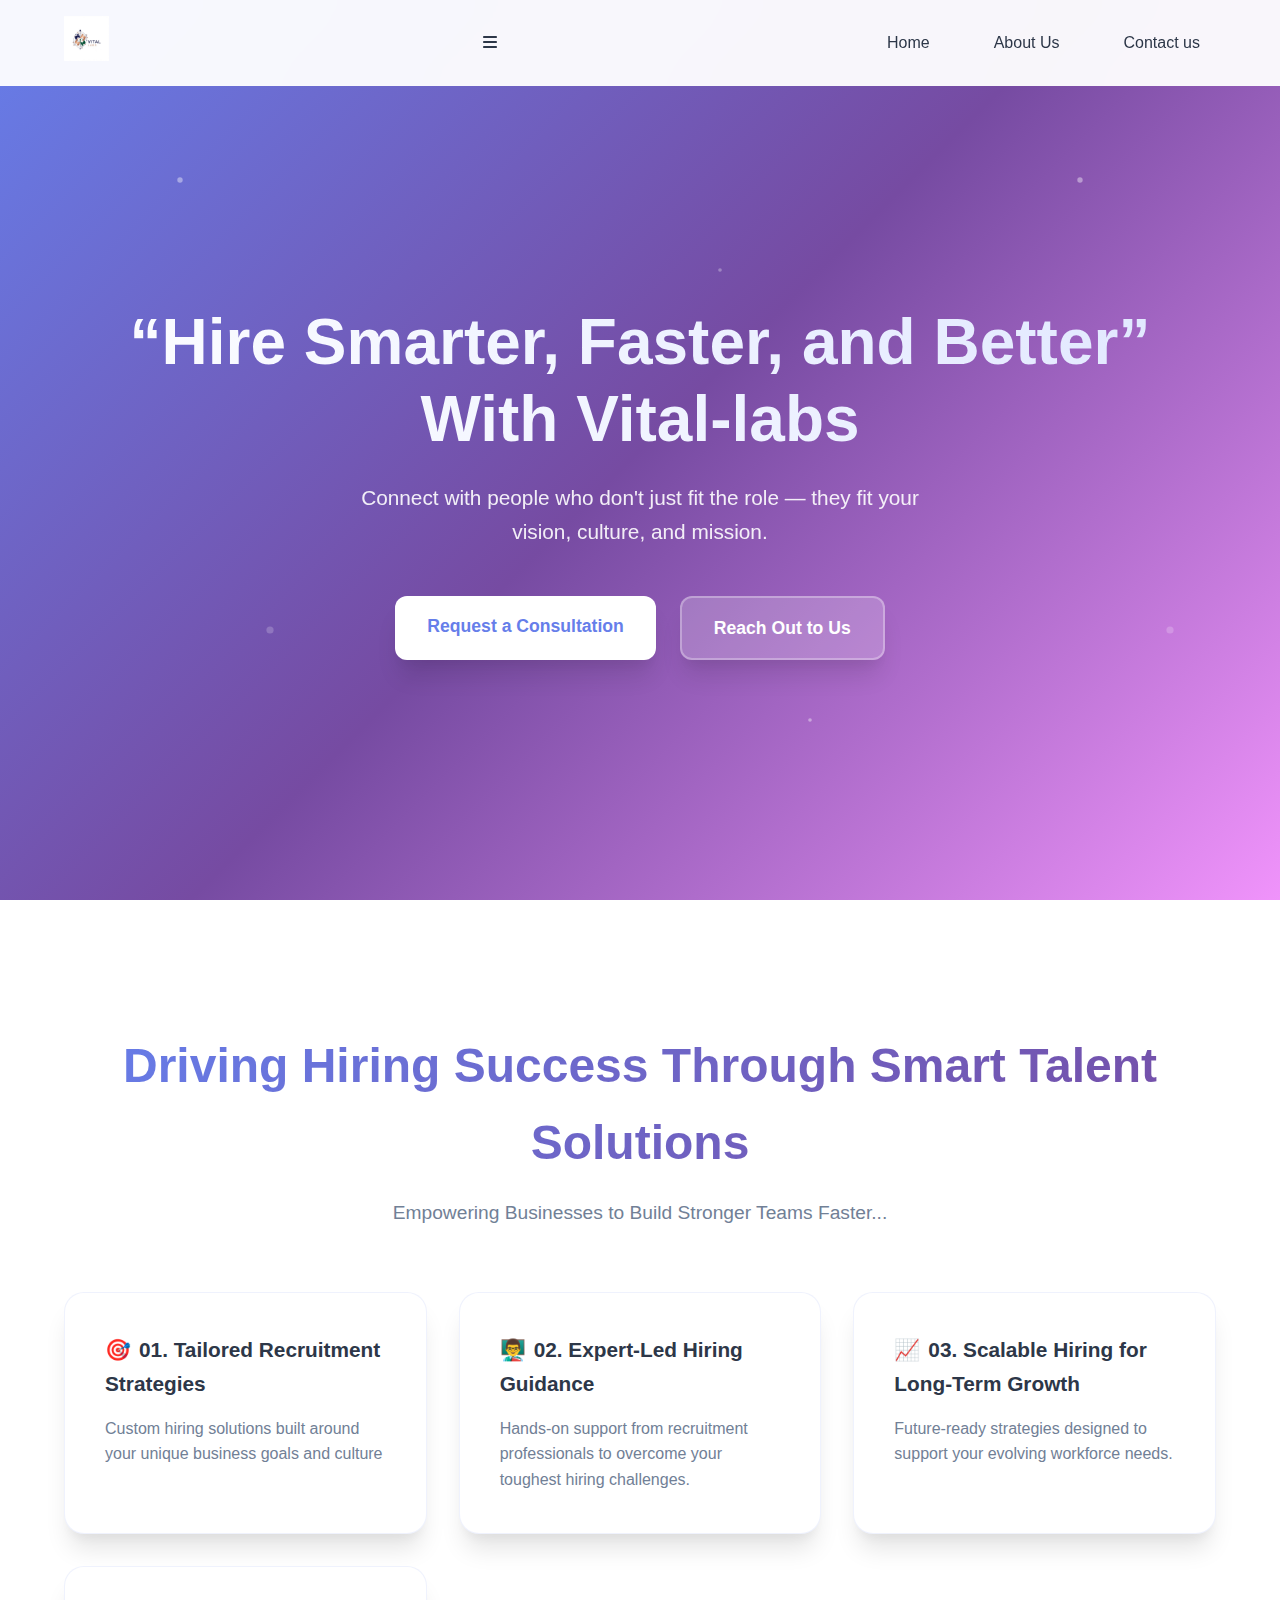
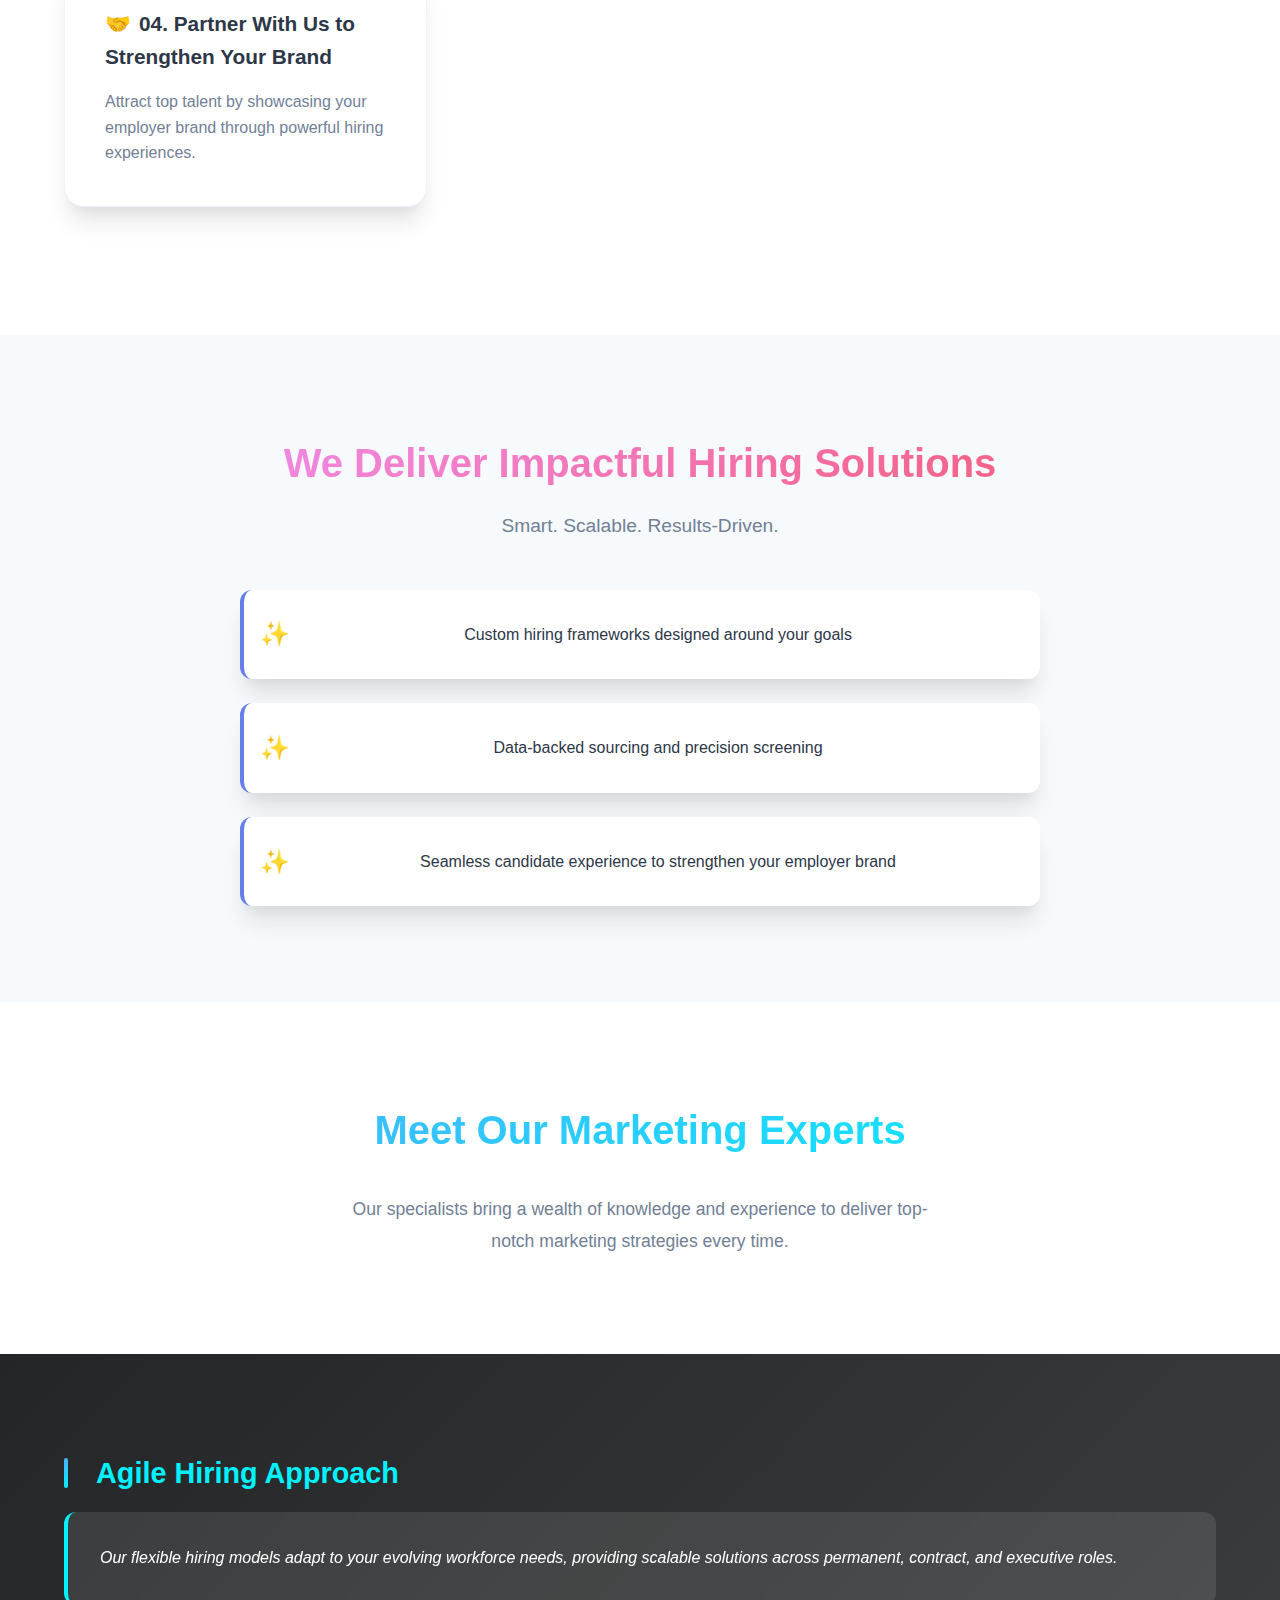
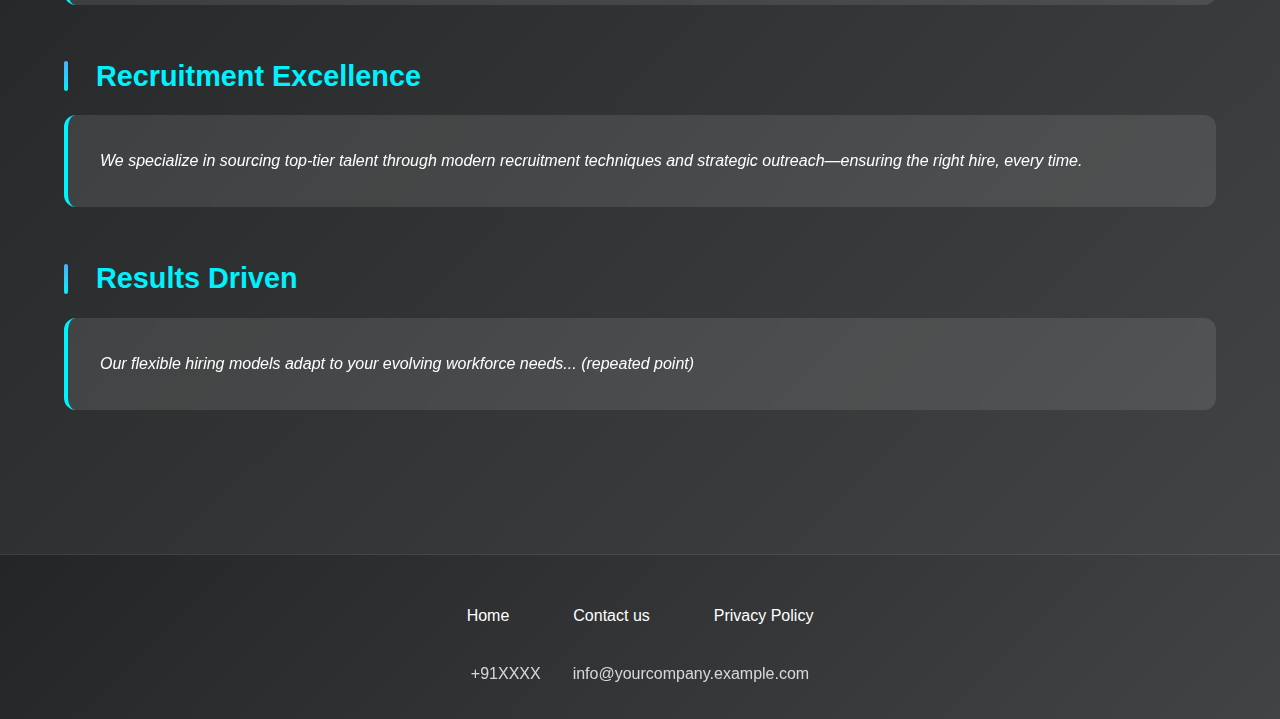
<file: index.html>
<!DOCTYPE html>
<html lang="en">

<head>
    <meta charset="UTF-8">
    <meta name="viewport" content="width=device-width, initial-scale=1.0">
    <link rel="stylesheet" href="https://cdnjs.cloudflare.com/ajax/libs/font-awesome/6.4.0/css/all.min.css" />
    <link rel="stylesheet" href="./styles.css">
    <title>Vite-labs</title>
</head>

<body>
    <div id="header">
        <nav class="navbar">
            <div class="logo">
                <a href="/">
            <img src="/images/logo.png" alt="Vital Labs Logo" />
      </a>
    </div>
    <div class="hamburger" id="hamburger">
        <i class="fas fa-bars"></i>
      </div>
            <ul class="menu">
                <li class="menu-item"><a href="/">Home</a></li>
                <li class="menu-item"><a href="/about/about.html">About Us</a></li>
                <li class="menu-item"><a href="/contact/contact.html">Contact us</a></li>
            </ul>
        </nav>
    </div>

    <div id="hero">
        <h1>“Hire Smarter, Faster, and Better” With Vital-labs</h1>
        <p>Connect with people who don't just fit the role — they fit your vision, culture, and mission.</p>
        <div class="cta-buttons">
            <a class="btn consultation" href="./contact/contact.html">Request a Consultation</a>
            <a class="btn reach-out" href="./contact/contact.html">Reach Out to Us</a>
        </div>
    </div>

    <div id="services-overview">
        <h2>Driving Hiring Success Through Smart Talent Solutions</h2>
        <p>Empowering Businesses to Build Stronger Teams Faster...</p>
        <div class="service-points">
            <div class="point point-01">
                <h3>01. Tailored Recruitment Strategies</h3>
                <p>Custom hiring solutions built around your unique business goals and culture</p>
            </div>
            <div class="point point-02">
                <h3>02. Expert-Led Hiring Guidance</h3>
                <p>Hands-on support from recruitment professionals to overcome your toughest hiring challenges.</p>
            </div>
            <div class="point point-03">
                <h3>03. Scalable Hiring for Long-Term Growth</h3>
                <p>Future-ready strategies designed to support your evolving workforce needs.</p>
            </div>
            <div class="point point-04">
                <h3>04. Partner With Us to Strengthen Your Brand</h3>
                <p>Attract top talent by showcasing your employer brand through powerful hiring experiences.</p>
            </div>
        </div>
    </div>

    <div id="impact">
        <h2>We Deliver Impactful Hiring Solutions</h2>
        <p>Smart. Scalable. Results-Driven.</p>
        <ul class="impact-list">
            <li>Custom hiring frameworks designed around your goals</li>
            <li>Data-backed sourcing and precision screening</li>
            <li>Seamless candidate experience to strengthen your employer brand</li>
        </ul>
    </div>

    <div id="team-marketing">
        <h2>Meet Our Marketing Experts</h2>
        <div class="team-description">
            <p>Our specialists bring a wealth of knowledge and experience to deliver top-notch marketing strategies
                every time.</p>
        </div>
    </div>

    <div id="approach">
        <h3>Agile Hiring Approach</h3>
        <blockquote>Our flexible hiring models adapt to your evolving workforce needs, providing scalable solutions
            across permanent, contract, and executive roles.</blockquote>
        <h3>Recruitment Excellence</h3>
        <blockquote>We specialize in sourcing top-tier talent through modern recruitment techniques and strategic
            outreach—ensuring the right hire, every time.</blockquote>
        <h3>Results Driven</h3>
        <blockquote>Our flexible hiring models adapt to your evolving workforce needs... (repeated point)</blockquote>
    </div>

    <div id="footer">
        <ul class="footer-links">
            <li><a href="/">Home</a></li>
            <li><a href="/contact/contact.html">Contact us</a></li>
            <li><a href="/privacy">Privacy Policy</a></li>
        </ul>
        <div class="footer-contact">
            <span>+91XXXX</span>
            <span>info@yourcompany.example.com</span>
        </div>

    </div>

    <script src="./index.js"></script>
</body>

</html>
</file>
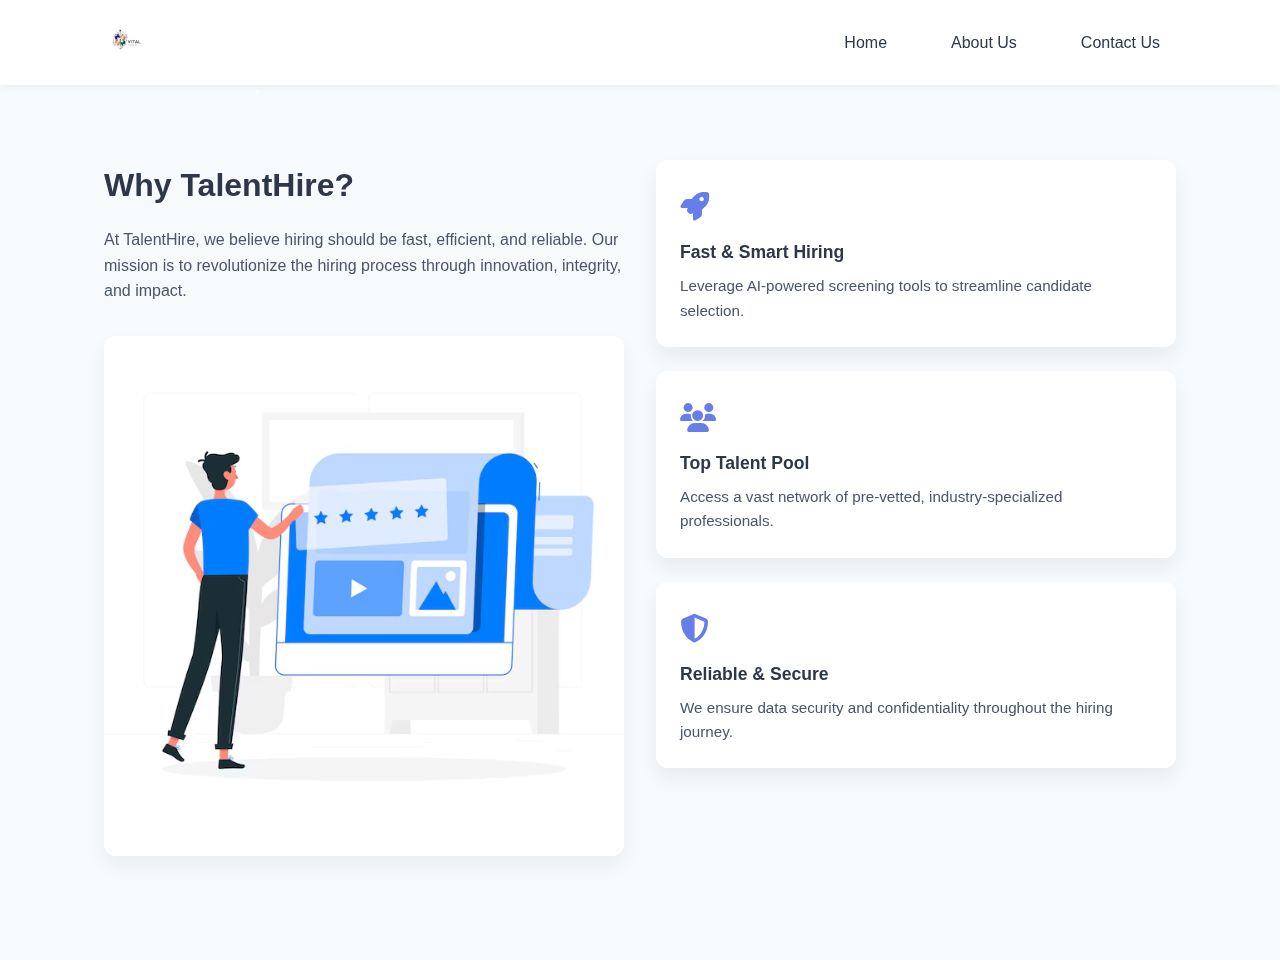
<file: about/about.html>
<!DOCTYPE html>
<html lang="en">
<head>
  <meta charset="UTF-8" />
  <meta name="viewport" content="width=device-width, initial-scale=1" />
  <title>About Us - TalentHire</title>

  <!-- Font Awesome -->
  <link rel="stylesheet" href="https://cdnjs.cloudflare.com/ajax/libs/font-awesome/6.4.0/css/all.min.css" />
  <link rel="stylesheet" href="./about.css" />
</head>
<body>
  <header id="header">
    <nav class="navbar">
      <div class="logo">
        <a href="/"><img src="/images/logo.png" alt="TalentHire Logo" /></a>
      </div>
      <div class="hamburger" id="hamburger">
        <i class="fas fa-bars"></i>
      </div>
      <ul class="menu" id="menu">
        <li class="menu-item"><a href="/">Home</a></li>
        <li class="menu-item"><a href="/about/about.html">About Us</a></li>
        <li class="menu-item"><a href="/contact/contact.html">Contact Us</a></li>
      </ul>
    </nav>
  </header>

  <!-- Star Animation -->
  <div class="stars">
    <div class="star"></div>
    <div class="star"></div>
    <div class="star"></div>
    <div class="star"></div>
    <div class="star"></div>
  </div>

  <!-- About Section -->
  <div class="about-section">
    <div class="about-row">
      <div class="about-col left">
        <h2 class="about-title">Why TalentHire?</h2>
        <p class="about-description">
          At TalentHire, we believe hiring should be fast, efficient, and reliable.
          Our mission is to revolutionize the hiring process through innovation, integrity, and impact.
        </p>
        <div class="image-section">
          <img src="/images/sam.avif" alt="Team Hiring Image" />
        </div>
      </div>
      <div class="about-col right">
        <div class="features-box">
          <div class="features-icon"><i class="fas fa-rocket"></i></div>
          <div class="feature-title">Fast & Smart Hiring</div>
          <div class="feature-desc">Leverage AI-powered screening tools to streamline candidate selection.</div>
        </div>
        <div class="features-box">
          <div class="features-icon"><i class="fas fa-users"></i></div>
          <div class="feature-title">Top Talent Pool</div>
          <div class="feature-desc">Access a vast network of pre-vetted, industry-specialized professionals.</div>
        </div>
        <div class="features-box">
          <div class="features-icon"><i class="fas fa-shield-alt"></i></div>
          <div class="feature-title">Reliable & Secure</div>
          <div class="feature-desc">We ensure data security and confidentiality throughout the hiring journey.</div>
        </div>
      </div>
    </div>
  </div>

  <script>
    // Toggle Menu
    document.getElementById('hamburger').addEventListener('click', () => {
      document.getElementById('menu').classList.toggle('show');
    });
  </script>
</body>
</html>
</file>
<file: styles.css>
/* Modern Education Website CSS */
* {
    margin: 0;
    padding: 0;
    box-sizing: border-box;
}

:root {
    --primary-gradient: linear-gradient(135deg, #667eea 0%, #764ba2 100%);
    --secondary-gradient: linear-gradient(135deg, #f093fb 0%, #f5576c 100%);
    --accent-gradient: linear-gradient(135deg, #4facfe 0%, #00f2fe 100%);
    --success-gradient: linear-gradient(135deg, #43e97b 0%, #38f9d7 100%);
    --dark-gradient: linear-gradient(135deg, #232526 0%, #414345 100%);
    
    --primary-color: #667eea;
    --secondary-color: #f5576c;
    --accent-color: #00f2fe;
    --success-color: #43e97b;
    --text-dark: #2d3748;
    --text-light: #718096;
    --white: #ffffff;
    --light-bg: #f7fafc;
    --card-shadow: 0 20px 25px -5px rgba(0, 0, 0, 0.1), 0 10px 10px -5px rgba(0, 0, 0, 0.04);
    --hover-shadow: 0 25px 50px -12px rgba(0, 0, 0, 0.25);
    
    --font-primary: 'Inter', -apple-system, BlinkMacSystemFont, 'Segoe UI', Roboto, sans-serif;
    --font-heading: 'Poppins', -apple-system, BlinkMacSystemFont, 'Segoe UI', Roboto, sans-serif;
    
    --border-radius: 12px;
    --border-radius-lg: 20px;
    --transition: all 0.3s cubic-bezier(0.4, 0, 0.2, 1);
}

body {
    font-family: var(--font-primary);
    line-height: 1.6;
    color: var(--text-dark);
    overflow-x: hidden;
    background: var(--light-bg);
}

/* Smooth scrolling */
html {
    scroll-behavior: smooth;
}

/* Custom scrollbar */
::-webkit-scrollbar {
    width: 8px;
}

::-webkit-scrollbar-track {
    background: #f1f1f1;
}

::-webkit-scrollbar-thumb {
    background: var(--primary-gradient);
    border-radius: 4px;
}

::-webkit-scrollbar-thumb:hover {
    background: var(--secondary-gradient);
}

/* Header Styles */
#header {
    position: fixed;
    top: 0;
    left: 0;
    right: 0;
    z-index: 1000;
    background: rgba(255, 255, 255, 0.95);
    backdrop-filter: blur(20px);
    border-bottom: 1px solid rgba(255, 255, 255, 0.2);
    transition: var(--transition);
    animation: slideDown 0.6s ease-out;
}

@keyframes slideDown {
    from {
        transform: translateY(-100%);
        opacity: 0;
    }
    to {
        transform: translateY(0);
        opacity: 1;
    }
}

.navbar {
    display: flex;
    justify-content: space-between;
    align-items: center;
    padding: 1rem 5%;
    max-width: 1400px;
    margin: 0 auto;
}

.logo img {
    height: 45px;
    width: auto;
    transition: var(--transition);
}

.logo:hover img {
    transform: scale(1.05);
}

.menu {
    display: flex;
    list-style: none;
    gap: 2rem;
}

.menu-item a {
    text-decoration: none;
    color: var(--text-dark);
    font-weight: 500;
    position: relative;
    transition: var(--transition);
    padding: 0.5rem 1rem;
    border-radius: var(--border-radius);
}

.menu-item a::after {
    content: '';
    position: absolute;
    bottom: -2px;
    left: 50%;
    width: 0;
    height: 2px;
    background: var(--primary-gradient);
    transition: var(--transition);
    transform: translateX(-50%);
}

.menu-item a:hover {
    color: var(--primary-color);
    background: rgba(102, 126, 234, 0.1);
}

.menu-item a:hover::after {
    width: 80%;
}

.contact {
    display: flex;
    align-items: center;
    gap: 1.5rem;
}

.email {
    color: var(--text-light);
    font-size: 0.9rem;
}

.sign-in {
    background: var(--primary-gradient);
    color: var(--white);
    text-decoration: none;
    padding: 0.75rem 1.5rem;
    border-radius: var(--border-radius);
    font-weight: 500;
    transition: var(--transition);
    box-shadow: var(--card-shadow);
}

.sign-in:hover {
    transform: translateY(-2px);
    box-shadow: var(--hover-shadow);
}

/* Hero Section */
#hero {
    padding: 12rem 5% 8rem;
    text-align: center;
    background: linear-gradient(135deg, #667eea 0%, #764ba2 50%, #f093fb 100%);
    color: var(--white);
    position: relative;
    overflow: hidden;
    min-height: 100vh;
    display: flex;
    flex-direction: column;
    justify-content: center;
    align-items: center;
}

#hero::before {
    content: '';
    position: absolute;
    top: 0;
    left: 0;
    right: 0;
    bottom: 0;
    background: url('data:image/svg+xml,<svg xmlns="http://www.w3.org/2000/svg" viewBox="0 0 1000 1000"><defs><linearGradient id="grad1" x1="0%" y1="0%" x2="100%" y2="100%"><stop offset="0%" style="stop-color:rgba(255,255,255,0.1);stop-opacity:1" /><stop offset="100%" style="stop-color:rgba(255,255,255,0);stop-opacity:1" /></linearGradient></defs><circle cx="200" cy="200" r="3" fill="rgba(255,255,255,0.4)"/><circle cx="800" cy="300" r="2" fill="rgba(255,255,255,0.3)"/><circle cx="300" cy="700" r="4" fill="rgba(255,255,255,0.2)"/><circle cx="900" cy="800" r="2" fill="rgba(255,255,255,0.4)"/></svg>');
    animation: float 20s ease-in-out infinite;
}

@keyframes float {
    0%, 100% { transform: translateY(0) rotate(0deg); }
    50% { transform: translateY(-20px) rotate(180deg); }
}

#hero h1 {
    font-family: var(--font-heading);
    font-size: clamp(2.5rem, 5vw, 4rem);
    font-weight: 700;
    margin-bottom: 1.5rem;
    line-height: 1.2;
    animation: slideInUp 0.8s ease-out 0.2s both;
    background: linear-gradient(45deg, #fff, #e0e7ff);
    -webkit-background-clip: text;
    -webkit-text-fill-color: transparent;
    background-clip: text;
}

#hero p {
    font-size: clamp(1.1rem, 2vw, 1.3rem);
    margin-bottom: 3rem;
    max-width: 600px;
    opacity: 0.9;
    animation: slideInUp 0.8s ease-out 0.4s both;
}

@keyframes slideInUp {
    from {
        transform: translateY(50px);
        opacity: 0;
    }
    to {
        transform: translateY(0);
        opacity: 1;
    }
}

.cta-buttons {
    display: flex;
    gap: 1.5rem;
    justify-content: center;
    animation: slideInUp 0.8s ease-out 0.6s both;
    flex-wrap: wrap;
}

.btn {
    padding: 1rem 2rem;
    border-radius: var(--border-radius);
    text-decoration: none;
    font-weight: 600;
    font-size: 1.1rem;
    transition: var(--transition);
    position: relative;
    overflow: hidden;
    box-shadow: var(--card-shadow);
}

.btn::before {
    content: '';
    position: absolute;
    top: 0;
    left: -100%;
    width: 100%;
    height: 100%;
    background: linear-gradient(90deg, transparent, rgba(255,255,255,0.2), transparent);
    transition: left 0.5s;
}

.btn:hover::before {
    left: 100%;
}

.consultation {
    background: var(--white);
    color: var(--primary-color);
}

.consultation:hover {
    transform: translateY(-3px);
    box-shadow: var(--hover-shadow);
    background: var(--light-bg);
}

.reach-out {
    background: rgba(255, 255, 255, 0.2);
    color: var(--white);
    border: 2px solid rgba(255, 255, 255, 0.3);
}

.reach-out:hover {
    background: var(--white);
    color: var(--primary-color);
    transform: translateY(-3px);
    box-shadow: var(--hover-shadow);
}

/* Services Overview */
#services-overview {
    padding: 8rem 5%;
    max-width: 1400px;
    margin: 0 auto;
    background: var(--white);
}

#services-overview h2 {
    font-family: var(--font-heading);
    font-size: clamp(2rem, 4vw, 3rem);
    text-align: center;
    margin-bottom: 1rem;
    background: var(--primary-gradient);
    -webkit-background-clip: text;
    -webkit-text-fill-color: transparent;
    background-clip: text;
    animation: fadeInUp 0.8s ease-out;
}

#services-overview > p {
    text-align: center;
    font-size: 1.2rem;
    color: var(--text-light);
    margin-bottom: 4rem;
    max-width: 600px;
    margin-left: auto;
    margin-right: auto;
    animation: fadeInUp 0.8s ease-out 0.2s both;
}

@keyframes fadeInUp {
    from {
        transform: translateY(30px);
        opacity: 0;
    }
    to {
        transform: translateY(0);
        opacity: 1;
    }
}

.service-points {
    display: grid;
    grid-template-columns: repeat(auto-fit, minmax(300px, 1fr));
    gap: 2rem;
    margin-top: 4rem;
}

.point {
    background: var(--white);
    padding: 2.5rem;
    border-radius: var(--border-radius-lg);
    box-shadow: var(--card-shadow);
    transition: var(--transition);
    position: relative;
    overflow: hidden;
    border: 1px solid rgba(102, 126, 234, 0.1);
}

.point::before {
    content: '';
    position: absolute;
    top: 0;
    left: 0;
    right: 0;
    height: 4px;
    background: var(--primary-gradient);
    transform: scaleX(0);
    transition: var(--transition);
}

.point:hover::before {
    transform: scaleX(1);
}

.point:hover {
    transform: translateY(-10px);
    box-shadow: var(--hover-shadow);
}

.point-01:hover { border-color: rgba(102, 126, 234, 0.3); }
.point-02:hover { border-color: rgba(245, 87, 108, 0.3); }
.point-03:hover { border-color: rgba(0, 242, 254, 0.3); }
.point-04:hover { border-color: rgba(67, 233, 123, 0.3); }

.point h3 {
    font-family: var(--font-heading);
    font-size: 1.3rem;
    margin-bottom: 1rem;
    color: var(--text-dark);
    position: relative;
}

.point-01 h3::before { content: '🎯'; margin-right: 0.5rem; }
.point-02 h3::before { content: '👨‍🏫'; margin-right: 0.5rem; }
.point-03 h3::before { content: '📈'; margin-right: 0.5rem; }
.point-04 h3::before { content: '🤝'; margin-right: 0.5rem; }

.point p {
    color: var(--text-light);
    line-height: 1.6;
}

/* Impact Section */
#impact {
    padding: 6rem 5%;
    background: var(--light-bg);
    text-align: center;
}

#impact h2 {
    font-family: var(--font-heading);
    font-size: clamp(2rem, 4vw, 2.5rem);
    margin-bottom: 1rem;
    background: var(--secondary-gradient);
    -webkit-background-clip: text;
    -webkit-text-fill-color: transparent;
    background-clip: text;
}

#impact > p {
    font-size: 1.2rem;
    color: var(--text-light);
    margin-bottom: 3rem;
}

.impact-list {
    list-style: none;
    max-width: 800px;
    margin: 0 auto;
    display: grid;
    gap: 1.5rem;
}

.impact-list li {
    background: var(--white);
    padding: 2rem;
    border-radius: var(--border-radius);
    box-shadow: var(--card-shadow);
    position: relative;
    transition: var(--transition);
    border-left: 4px solid var(--primary-color);
}

.impact-list li:hover {
    transform: translateX(10px);
    box-shadow: var(--hover-shadow);
}

.impact-list li::before {
    content: '✨';
    position: absolute;
    left: 1rem;
    top: 50%;
    transform: translateY(-50%);
    font-size: 1.5rem;
}

.impact-list li {
    padding-left: 4rem;
}

/* Team Marketing */
#team-marketing {
    padding: 6rem 5%;
    background: var(--white);
    text-align: center;
}

#team-marketing h2 {
    font-family: var(--font-heading);
    font-size: clamp(2rem, 4vw, 2.5rem);
    margin-bottom: 2rem;
    background: var(--accent-gradient);
    -webkit-background-clip: text;
    -webkit-text-fill-color: transparent;
    background-clip: text;
}

.team-description {
    max-width: 600px;
    margin: 0 auto;
}

.team-description p {
    font-size: 1.1rem;
    color: var(--text-light);
    line-height: 1.8;
}

/* Approach Section */
#approach {
    padding: 6rem 5%;
    background: var(--dark-gradient);
    color: var(--white);
}

#approach h3 {
    font-family: var(--font-heading);
    font-size: 1.8rem;
    margin-bottom: 1rem;
    color: var(--accent-color);
    position: relative;
    padding-left: 2rem;
}

#approach h3::before {
    content: '';
    position: absolute;
    left: 0;
    top: 50%;
    transform: translateY(-50%);
    width: 4px;
    height: 30px;
    background: var(--accent-gradient);
    border-radius: 2px;
}

#approach blockquote {
    background: rgba(255, 255, 255, 0.1);
    padding: 2rem;
    border-radius: var(--border-radius);
    margin-bottom: 3rem;
    border-left: 4px solid var(--accent-color);
    font-style: italic;
    line-height: 1.8;
    backdrop-filter: blur(10px);
}

/* Footer */
#footer {
    background: var(--dark-gradient);
    color: var(--white);
    padding: 3rem 5% 2rem;
    text-align: center;
    border-top: 1px solid rgba(255, 255, 255, 0.1);
}

.footer-links {
    display: flex;
    justify-content: center;
    gap: 2rem;
    list-style: none;
    margin-bottom: 2rem;
    flex-wrap: wrap;
}

.footer-links a {
    color: var(--white);
    text-decoration: none;
    transition: var(--transition);
    padding: 0.5rem 1rem;
    border-radius: var(--border-radius);
}

.footer-links a:hover {
    color: var(--accent-color);
    background: rgba(255, 255, 255, 0.1);
}

.footer-contact {
    display: flex;
    justify-content: center;
    gap: 2rem;
    flex-wrap: wrap;
    opacity: 0.8;
}

/* Responsive Design */
@media (max-width: 768px) {
    .navbar {
        padding: 1rem 3%;
        flex-wrap: wrap;
        gap: 1rem;
    }
    
    .menu {
        gap: 1rem;
        flex-wrap: wrap;
    }
    
    .contact {
        gap: 1rem;
        flex-wrap: wrap;
    }
    
    .email {
        display: none;
    }
    
    #hero {
        padding: 10rem 3% 6rem;
    }
    
    .cta-buttons {
        flex-direction: column;
        align-items: center;
    }
    
    .btn {
        width: 100%;
        max-width: 300px;
    }
    
    #services-overview,
    #impact,
    #team-marketing,
    #approach {
        padding: 4rem 3%;
    }
    
    .service-points {
        grid-template-columns: 1fr;
    }
    
    .point {
        padding: 2rem;
    }
    
    .footer-links {
        gap: 1rem;
    }
    
    .footer-contact {
        gap: 1rem;
        font-size: 0.9rem;
    }
}

@media (max-width: 480px) {
    .navbar {
        flex-direction: column;
        padding: 1rem;
    }
    
    .menu {
        justify-content: center;
    }
    
    #hero {
        padding: 8rem 1rem 4rem;
    }
    
    #services-overview,
    #impact,
    #team-marketing,
    #approach {
        padding: 3rem 1rem;
    }
    
    .point {
        padding: 1.5rem;
    }
    
    #approach h3 {
        padding-left: 1.5rem;
    }
    
    #approach blockquote {
        padding: 1.5rem;
    }
}

/* Animation for elements coming into view */
@keyframes fadeInScale {
    from {
        opacity: 0;
        transform: scale(0.8);
    }
    to {
        opacity: 1;
        transform: scale(1);
    }
}

/* Scroll animations */
.animate-on-scroll {
    opacity: 0;
    transform: translateY(30px);
    transition: all 0.8s ease-out;
}

.animate-on-scroll.in-view {
    opacity: 1;
    transform: translateY(0);
}

/* Loading animation */
@keyframes pulse {
    0%, 100% { opacity: 1; }
    50% { opacity: 0.5; }
}

.loading {
    animation: pulse 2s ease-in-out infinite;
}

/* Gradient text animation */
@keyframes gradientShift {
    0% { background-position: 0% 50%; }
    50% { background-position: 100% 50%; }
    100% { background-position: 0% 50%; }
}

.animated-gradient {
    background: linear-gradient(-45deg, #667eea, #764ba2, #f093fb, #f5576c);
    background-size: 400% 400%;
    -webkit-background-clip: text;
    -webkit-text-fill-color: transparent;
    background-clip: text;
    animation: gradientShift 3s ease infinite;
}
</file>
<file: about/about.css>
/* Reset & Base */
* {
  margin: 0;
  padding: 0;
  box-sizing: border-box;
}

body {
  font-family: 'Inter', sans-serif;
  background: #f7fafc;
  color: #2d3748;
  line-height: 1.6;
}

/* Header/Navbar */
#header {
  position: fixed;
  top: 0;
  width: 100%;
  background: rgba(255, 255, 255, 0.95);
  backdrop-filter: blur(10px);
  box-shadow: 0 2px 8px rgba(0, 0, 0, 0.05);
  z-index: 1000;
}

.navbar {
  max-width: 1200px;
  margin: 0 auto;
  padding: 1rem 5%;
  display: flex;
  justify-content: space-between;
  align-items: center;
  position: relative;
}

.logo img {
  height: 45px;
}

.hamburger {
  display: none;
  font-size: 1.8rem;
  color: #2d3748;
  cursor: pointer;
}

/* Menu */
.menu {
  list-style: none;
  display: flex;
  gap: 2rem;
}

.menu-item a {
  text-decoration: none;
  color: #2d3748;
  font-weight: 500;
  padding: 0.5rem 1rem;
  border-radius: 10px;
  transition: all 0.3s ease;
}

.menu-item a:hover {
  background: rgba(102, 126, 234, 0.1);
  color: #667eea;
}

/* Responsive */
@media (max-width: 768px) {
  .hamburger {
    display: block;
  }

  .menu {
    flex-direction: column;
    background: white;
    position: absolute;
    top: 100%;
    right: 0;
    width: 100%;
    display: none;
    padding: 1rem 0;
    box-shadow: 0 15px 20px rgba(0, 0, 0, 0.1);
  }

  .menu.show {
    display: flex;
  }

  .menu-item {
    text-align: center;
    padding: 0.7rem 1rem;
  }
}

/* Star Animation */
.stars {
  position: fixed;
  top: 0;
  left: 0;
  width: 100%;
  height: 100%;
  pointer-events: none;
  z-index: -1;
}

.star {
  position: absolute;
  width: 3px;
  height: 3px;
  background: white;
  border-radius: 50%;
  animation: floatStar 10s linear infinite;
}

.star:nth-child(1) { top: 10%; left: 20%; animation-delay: 0s; }
.star:nth-child(2) { top: 30%; left: 60%; animation-delay: 2s; }
.star:nth-child(3) { top: 50%; left: 80%; animation-delay: 4s; }
.star:nth-child(4) { top: 70%; left: 40%; animation-delay: 6s; }
.star:nth-child(5) { top: 90%; left: 10%; animation-delay: 8s; }

@keyframes floatStar {
  0% { transform: translateY(0); opacity: 1; }
  100% { transform: translateY(-100px); opacity: 0; }
}

/* About Section */
.about-section {
  max-width: 1200px;
  margin: 8rem auto 4rem;
  padding: 2rem 5%;
}

.about-row {
  display: flex;
  flex-wrap: wrap;
  gap: 2rem;
}

.about-col {
  flex: 1;
  min-width: 300px;
}

.about-title {
  font-size: 2rem;
  font-weight: bold;
  margin-bottom: 1rem;
}

.about-description {
  color: #4a5568;
  margin-bottom: 2rem;
}

.image-section img {
  width: 100%;
  border-radius: 12px;
  box-shadow: 0 10px 20px rgba(0, 0, 0, 0.05);
}

/* Features */
.features-box {
  background: #ffffff;
  padding: 1.5rem;
  margin-bottom: 1.5rem;
  border-radius: 12px;
  box-shadow: 0 10px 20px rgba(0, 0, 0, 0.06);
  transition: transform 0.3s ease;
}

.features-box:hover {
  transform: translateY(-5px);
}

.features-icon {
  font-size: 1.8rem;
  color: #667eea;
  margin-bottom: 0.5rem;
}

.feature-title {
  font-weight: 600;
  font-size: 1.1rem;
  margin-bottom: 0.5rem;
}

.feature-desc {
  color: #4a5568;
  font-size: 0.95rem;
}
</file>
